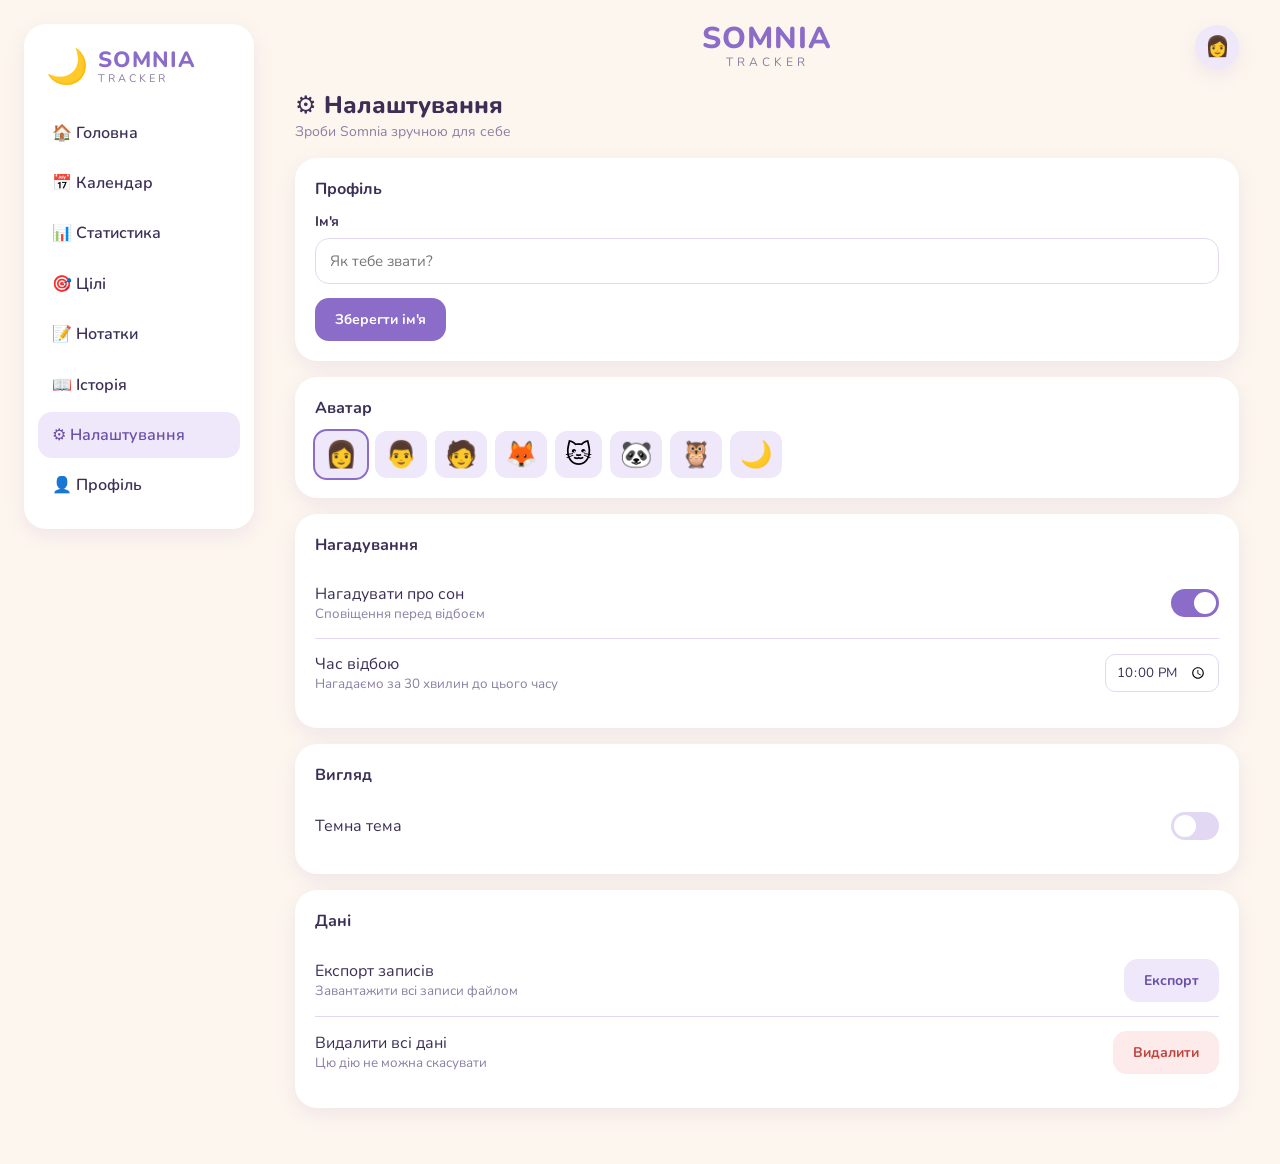
<file: frontend/pages/settings.html>
<!doctype html>
<html lang="uk">
  <head>
    <meta charset="UTF-8" />
    <meta name="viewport" content="width=device-width, initial-scale=1.0" />
    <title>Somnia — ⚙️ Налаштування</title>
    <script>
      document.documentElement.dataset.theme =
        localStorage.getItem("theme") || "light";
    </script>
    <link
      href="https://fonts.googleapis.com/css2?family=Nunito:wght@400;600;700;800&display=swap"
      rel="stylesheet"
    />
    <link rel="stylesheet" href="../css/style.css" />
    <link rel="stylesheet" href="../css/pages.css" />
    <link rel="stylesheet" href="../css/forms.css" />
  </head>
  <body>
    <div class="app">
      <aside class="sidebar" id="sidebar">
        <div class="sidebar-header">
          <span class="sidebar-moon">🌙</span>
          <div>
            <h2>SOMNIA</h2>
            <p>TRACKER</p>
          </div>
        </div>
        <nav>
          <a href="../index.html">🏠 Головна</a>
          <a href="./calendar.html">📅 Календар</a>
          <a href="./analytics.html">📊 Статистика</a>
          <a href="./goals.html">🎯 Цілі</a>
          <a href="./dreams.html">📝 Нотатки</a>
          <a href="./history.html">📖 Історія</a>
          <a href="./settings.html" class="active">⚙️ Налаштування</a>
          <a href="./profile.html">👤 Профіль</a>
        </nav>
      </aside>
      <div class="overlay" id="overlay"></div>
      <div class="page">
        <header class="header">
          <button class="menu-button" aria-label="Меню">✨</button>
          <div class="logo">
            <h1>SOMNIA</h1>
            <p>TRACKER</p>
          </div>
          <a
            href="./profile.html"
            class="profile-button"
            style="display: flex; align-items: center; justify-content: center"
            >👩</a
          >
        </header>
        <main>
          <div class="page-title">
            <h2>⚙️ Налаштування</h2>
            <p>Зроби Somnia зручною для себе</p>
          </div>

          <div class="card">
            <h3>Профіль</h3>
            <div class="field">
              <label for="nameInput">Ім'я</label>
              <input
                type="text"
                id="nameInput"
                maxlength="30"
                placeholder="Як тебе звати?"
              />
            </div>
            <button type="button" class="btn" id="saveName">
              Зберегти ім'я
            </button>
          </div>
          <div class="card">
              <h3>Аватар</h3>
              <div
                class="moods"
                id="avatarPicker"
                style="flex-wrap: wrap"
              ></div>
          </div>
          <div class="card">
            <h3>Нагадування</h3>
            <div class="row">
              <div>
                Нагадувати про сон<small>Сповіщення перед відбоєм</small>
              </div>
              <label class="switch"
                ><input
                  type="checkbox"
                  id="reminderToggle"
                  checked /><span></span
              ></label>
            </div>
            <div class="row">
              <div>Час відбою<small>Нагадаємо за 30 хвилин до цього часу</small></div>
              <input type="time" id="reminderTime" value="22:00" />
            </div>
          </div>
          <div class="card">
            <h3>Вигляд</h3>
            <div class="row">
              <div>Темна тема</div>
              <label class="switch"
                ><input type="checkbox" id="darkToggle" /><span></span
              ></label>
            </div>
          </div>
          <div class="card">
            <h3>Дані</h3>
            <div class="row">
              <div>
                Експорт записів<small>Завантажити всі записи файлом</small>
              </div>
              <button type="button" class="btn soft" id="exportBtn">
                Експорт
              </button>
            </div>
            <div class="row">
              <div>
                Видалити всі дані<small>Цю дію не можна скасувати</small>
              </div>
              <button type="button" class="btn danger" id="deleteAllBtn">
                Видалити
              </button>
            </div>
          </div>
        </main>
      </div>
    </div>
    <nav class="bottom-nav">
      <a href="../index.html"><span>🏠</span>Головна</a>
      <a href="./calendar.html"><span>📅</span>Календар</a>
      <button type="button" class="plus">➕</button>
      <a href="./analytics.html"><span>📊</span>Статистика</a>
      <a href="./settings.html" class="active"><span>⚙️</span>Налаштування</a>
    </nav>

    <script src="../js/common.js"></script>
    <script src="../js/settings.js"></script>
  </body>
</html>
</file>
<file: frontend/css/style.css>
:root {
  --bg: #fdf6ee;
  --card: #ffffff;
  --purple: #8b6cc9;
  --purple-dark: #6a4fa8;
  --purple-soft: #efe7fa;
  --purple-line: #e3d8f3;
  --text: #3b2f55;
  --muted: #8a7fa3;
  --green-bg: #e3f6e6;
  --green: #2f8a45;
  --star: #f6b93b;
  --radius: 22px;
  --shadow: 0 6px 20px rgba(139, 108, 201, 0.12);
  --input-bg: #ffffff;
  --danger-bg: #fdeaea;
  --low-bar: #d9cdee;
  --error-bg: #fff7f7;
}

[data-theme="dark"] {
  color-scheme: dark;
  --bg: #1b1626;
  --card: #261f36;
  --purple: #9a7fe0;
  --purple-dark: #c9b6f5;
  --purple-soft: #352b4d;
  --purple-line: #413660;
  --text: #ece6f7;
  --muted: #a79bc2;
  --green-bg: #1f3a2a;
  --green: #6fd58a;
  --input-bg: #1f1930;
  --danger-bg: #3d2226;
  --low-bar: #4a3d6b;
  --shadow: 0 6px 20px rgba(0, 0, 0, 0.35);
  --error-bg: #3d2226;
}

* {
  box-sizing: border-box;
  margin: 0;
  padding: 0;
}

body {
  font-family: "Nunito", system-ui, sans-serif;
  background: var(--bg);
  color: var(--text);
  line-height: 1.4;
}

a {
  color: inherit;
  text-decoration: none;
}
button {
  font-family: inherit;
  cursor: pointer;
  border: none;
}

/* ---------- Каркас ---------- */
.app {
  display: flex;
  min-height: 100vh;
}
.page {
  flex: 1;
  max-width: 1000px;
  margin: 0 auto;
  padding: 24px 28px 40px;
}

/* ---------- Бокове меню ---------- */
.sidebar {
  width: 230px;
  flex-shrink: 0;
  background: var(--card);
  margin: 24px 0 24px 24px;
  padding: 20px 14px;
  border-radius: var(--radius);
  box-shadow: var(--shadow);
  align-self: flex-start;
  position: sticky;
  top: 24px;
}
.sidebar-header {
  display: flex;
  align-items: center;
  gap: 10px;
  padding: 0 8px 18px;
}
.sidebar-moon {
  font-size: 34px;
}
.sidebar-header h2 {
  color: var(--purple);
  font-size: 22px;
  font-weight: 800;
  letter-spacing: 1px;
  line-height: 1;
}
.sidebar-header p {
  color: var(--muted);
  font-size: 11px;
  letter-spacing: 3px;
}
.sidebar nav {
  display: flex;
  flex-direction: column;
  gap: 4px;
}
.sidebar nav a {
  padding: 12px 14px;
  border-radius: 14px;
  font-weight: 600;
  color: var(--text);
}
.sidebar nav a:hover {
  background: var(--purple-soft);
}
.sidebar nav a.active {
  background: var(--purple-soft);
  color: var(--purple-dark);
}

.overlay {
  display: none;
}

/* ---------- Верхня панель ---------- */
.header {
  display: flex;
  align-items: center;
  justify-content: space-between;
  margin-bottom: 18px;
}
.menu-button,
.profile-button {
  width: 44px;
  height: 44px;
  border-radius: 50%;
  background: var(--purple);
  color: #fff;
  font-size: 20px;
  box-shadow: var(--shadow);
}
.profile-button {
  background: var(--purple-soft);
}
.logo {
  text-align: center;
}
.logo h1 {
  color: var(--purple);
  font-size: 30px;
  font-weight: 800;
  letter-spacing: 1px;
  line-height: 1;
}
.logo p {
  color: var(--muted);
  font-size: 12px;
  letter-spacing: 4px;
}
.menu-button {
  visibility: hidden;
}

/* ---------- Привітання ---------- */
.welcome-section {
  display: flex;
  align-items: center;
  justify-content: space-between;
  margin-bottom: 16px;
  gap: 10px;
}
.welcome-section h2 {
  font-size: 22px;
  font-weight: 700;
}
.date-chip {
  background: var(--purple-soft);
  padding: 9px 16px;
  border-radius: 14px;
  font-size: 14px;
  font-weight: 600;
  white-space: nowrap;
}

/* ---------- Картка сну ---------- */
.sleep-card {
  background: var(--card);
  border-radius: var(--radius);
  box-shadow: var(--shadow);
  padding: 20px;
  display: grid;
  grid-template-columns: 150px 1fr 150px;
  grid-template-areas:
    "img info side"
    "btn btn btn"
    "timer timer timer";
  gap: 16px 20px;
  align-items: center;
}
.sleep-image {
  grid-area: img;
  height: 150px;
  background: linear-gradient(160deg, #a58be0, #7a5cc0);
  border-radius: 40% 50% 45% 55%;
  display: flex;
  align-items: center;
  justify-content: center;
  font-size: 80px;
}
.sleep-info {
  grid-area: info;
}
.sleep-info .label {
  color: var(--muted);
  font-size: 14px;
}
.sleep-info h1 {
  font-size: 34px;
  font-weight: 800;
  margin: 4px 0 8px;
}
.rating {
  font-size: 22px;
  letter-spacing: 2px;
}
.sleep-info .mood {
  color: var(--purple-dark);
  font-weight: 600;
  margin-top: 6px;
}

.sleep-side {
  grid-area: side;
  background: var(--purple-soft);
  border-radius: 18px;
  height: 150px;
  display: flex;
  flex-direction: column;
  align-items: center;
  justify-content: center;
  gap: 8px;
  color: var(--text);
  font-weight: 600;
  font-size: 14px;
}
.sleep-side .cloud {
  font-size: 38px;
}

.sleep-button {
  grid-area: btn;
  background: linear-gradient(90deg, #a58be0, #7a5cc0);
  color: #fff;
  border-radius: 18px;
  padding: 16px;
  font-size: 22px;
  font-weight: 700;
  display: flex;
  align-items: center;
  justify-content: center;
  gap: 12px;
  box-shadow: 0 8px 18px rgba(122, 92, 192, 0.35);
}
.sleep-button:hover {
  filter: brightness(1.06);
}
.sleep-timer {
  grid-area: timer;
  text-align: center;
  color: var(--muted);
  font-weight: 600;
}

.quote {
  background: var(--purple-soft);
  border-radius: 16px;
  padding: 14px 18px;
  margin: 16px 0;
  color: var(--purple-dark);
  font-weight: 600;
  font-size: 15px;
}

/* ---------- Статистика ---------- */
.stats-section {
  background: var(--card);
  border-radius: var(--radius);
  box-shadow: var(--shadow);
  display: grid;
  grid-template-columns: repeat(4, 1fr);
  padding: 18px 8px;
}
.stat-card {
  text-align: center;
  padding: 0 10px;
  border-right: 1px solid var(--purple-line);
}
.stat-card:last-child {
  border-right: none;
}
.stat-card .icon {
  font-size: 26px;
}
.stat-card p {
  color: var(--muted);
  font-size: 13px;
  margin: 4px 0;
}
.stat-card h2 {
  font-size: 20px;
  font-weight: 800;
}
.stat-card small {
  color: var(--purple);
  font-size: 12px;
}

/* ---------- Нижні картки ---------- */
.bottom-section {
  display: grid;
  grid-template-columns: 1fr 1fr;
  gap: 16px;
  margin-top: 16px;
}
.record-card,
.goal-card {
  background: var(--card);
  border-radius: var(--radius);
  box-shadow: var(--shadow);
  padding: 20px;
  display: flex;
  flex-direction: column;
  gap: 8px;
}
.record-card h2,
.goal-card h2 {
  font-size: 16px;
  font-weight: 700;
  display: flex;
  justify-content: space-between;
}
.arrow {
  color: var(--purple);
}
.record-date {
  color: var(--muted);
  font-size: 14px;
}
.record-time {
  font-size: 22px;
  font-weight: 800;
}
.chips {
  display: flex;
  gap: 8px;
  flex-wrap: wrap;
}
.chip {
  background: var(--purple-soft);
  padding: 8px 12px;
  border-radius: 12px;
  font-size: 13px;
  font-weight: 600;
}

.record-button {
  display: block;
  text-align: center;
  background: var(--purple-soft);
  color: var(--purple-dark);
  padding: 12px;
  border-radius: 14px;
  font-weight: 700;
  font-size: 14px;
  margin-top: auto;
}
.record-button:hover {
  background: var(--purple-line);
}

.goal-body {
  display: flex;
  align-items: center;
  gap: 18px;
}
.goal-circle {
  width: 110px;
  height: 110px;
  flex-shrink: 0;
  border-radius: 50%;
  background:
    radial-gradient(closest-side, var(--card) 78%, transparent 80%),
    conic-gradient(
      var(--purple) calc(var(--progress, 100) * 1%),
      var(--purple-line) 0
    );
  display: flex;
  align-items: center;
  justify-content: center;
  font-size: 22px;
  font-weight: 800;
}
.goal-text {
  display: flex;
  flex-direction: column;
  gap: 6px;
  font-size: 14px;
  color: var(--muted);
}
.goal-text strong {
  color: var(--text);
  font-size: 16px;
}
.badge {
  background: var(--green-bg);
  color: var(--green);
  padding: 6px 10px;
  border-radius: 10px;
  font-weight: 700;
  font-size: 13px;
  width: fit-content;
}

/* ---------- Нижня навігація ---------- */
.bottom-nav {
  display: none;
}

/* ---------- Модальні вікна ---------- */
.modal {
  display: none;
  position: fixed;
  inset: 0;
  background: rgba(59, 47, 85, 0.45);
  align-items: center;
  justify-content: center;
  padding: 16px;
  z-index: 100;
}
.modal.active,
.modal.show,
.modal.open {
  display: flex;
}
.modal-content {
  background: var(--card);
  border-radius: var(--radius);
  padding: 24px;
  width: 100%;
  max-width: 420px;
  max-height: 90vh;
  overflow-y: auto;
  display: flex;
  flex-direction: column;
  gap: 10px;
}
.modal-content label {
  font-weight: 600;
  font-size: 14px;
}
.modal-content input,
.modal-content textarea {
  width: 100%;
  padding: 10px 12px;
  border: 1.5px solid var(--purple-line);
  border-radius: 12px;
  font-family: inherit;
  font-size: 15px;
  color: var(--text);
  background: var(--input-bg);
}
.modal-content input:focus,
.modal-content textarea:focus {
  outline: 2px solid var(--purple);
}
.stars span {
  font-size: 28px;
  cursor: pointer;
  opacity: 0.35;
}
.stars span.active,
.stars span.selected {
  opacity: 1;
}
.moods {
  display: flex;
  gap: 8px;
}
.moods button {
  font-size: 26px;
  background: var(--purple-soft);
  border-radius: 12px;
  padding: 6px 10px;
}
.moods button.active,
.moods button.selected {
  outline: 2px solid var(--purple);
}
.save-sleep {
  background: var(--purple);
  color: #fff;
  padding: 12px;
  border-radius: 14px;
  font-weight: 700;
  font-size: 16px;
}
.close-modal {
  background: var(--purple-soft);
  color: var(--purple-dark);
  padding: 12px;
  border-radius: 14px;
  font-weight: 700;
}

/* ---------- Планшет ---------- */
@media (max-width: 900px) {
  .stats-section {
    grid-template-columns: repeat(2, 1fr);
    row-gap: 16px;
  }
  .stat-card:nth-child(2) {
    border-right: none;
  }
}

/* ---------- Телефон ---------- */
@media (max-width: 700px) {
  .page {
    padding: 16px 14px 110px;
  }

  .menu-button {
    visibility: visible;
  }

  .sidebar {
    position: fixed;
    top: 0;
    left: 0;
    bottom: 0;
    margin: 0;
    border-radius: 0 var(--radius) var(--radius) 0;
    z-index: 60;
    transform: translateX(-105%);
    transition: transform 0.25s ease;
  }
  .sidebar.active,
  .sidebar.open,
  .sidebar.show {
    transform: translateX(0);
  }
  .overlay.active,
  .overlay.open,
  .overlay.show {
    display: block;
    position: fixed;
    inset: 0;
    background: rgba(59, 47, 85, 0.4);
    z-index: 50;
  }

  .welcome-section h2 {
    font-size: 18px;
  }
  .date-chip {
    font-size: 12px;
    padding: 8px 10px;
  }

  .sleep-card {
    grid-template-columns: 120px 1fr;
    grid-template-areas:
      "img info"
      "side side"
      "btn btn"
      "timer timer";
    padding: 16px;
  }
  .sleep-image {
    height: 120px;
    font-size: 60px;
  }
  .sleep-info h1 {
    font-size: 26px;
  }
  .sleep-side {
    height: auto;
    flex-direction: row;
    padding: 12px;
  }
  .sleep-side .cloud {
    font-size: 24px;
  }

  .stats-section {
    padding: 14px 4px;
  }
  .stat-card {
    padding: 0 6px;
  }
  .stat-card h2 {
    font-size: 16px;
  }

  .bottom-section {
    grid-template-columns: 1fr;
  }

  .bottom-nav {
    display: flex;
    align-items: flex-end;
    justify-content: space-around;
    position: fixed;
    left: 12px;
    right: 12px;
    bottom: 12px;
    background: var(--card);
    border-radius: 26px;
    box-shadow: 0 6px 24px rgba(139, 108, 201, 0.25);
    padding: 8px 6px;
    z-index: 40;
  }
  .bottom-nav a {
    display: flex;
    flex-direction: column;
    align-items: center;
    font-size: 11px;
    color: var(--muted);
    font-weight: 600;
    padding: 6px 10px;
    border-radius: 16px;
  }
  .bottom-nav a span {
    font-size: 20px;
  }
  .bottom-nav a.active {
    background: var(--purple-soft);
    color: var(--purple-dark);
  }
  .bottom-nav .plus {
    width: 54px;
    height: 54px;
    border-radius: 50%;
    background: var(--purple);
    color: #fff;
    font-size: 22px;
    margin-top: -22px;
    box-shadow: 0 6px 16px rgba(122, 92, 192, 0.45);
  }
}
</file>
<file: frontend/css/pages.css>
/* Підключається ПІСЛЯ style.css на всіх сторінках, крім головної */

.page-title {
  margin-bottom: 16px;
}
.page-title h2 {
  font-size: 24px;
  font-weight: 800;
}
.page-title p {
  color: var(--muted);
  font-size: 14px;
}

.card {
  background: var(--card);
  border-radius: var(--radius);
  box-shadow: var(--shadow);
  padding: 20px;
  margin-bottom: 16px;
}
.card h3 {
  font-size: 16px;
  font-weight: 700;
  margin-bottom: 12px;
}
.grid-2 {
  display: grid;
  grid-template-columns: 1fr 1fr;
  gap: 16px;
}
.grid-3 {
  display: grid;
  grid-template-columns: repeat(3, 1fr);
  gap: 16px;
}
.muted {
  color: var(--muted);
  font-size: 14px;
}
.btn {
  display: inline-block;
  background: var(--purple);
  color: #fff;
  padding: 12px 20px;
  border-radius: 14px;
  font-weight: 700;
  font-size: 14px;
}
.btn.soft {
  background: var(--purple-soft);
  color: var(--purple-dark);
}
.big-num {
  font-size: 30px;
  font-weight: 800;
  color: var(--purple-dark);
}

/* Календар */
.cal-head {
  display: flex;
  align-items: center;
  justify-content: space-between;
  margin-bottom: 14px;
}
.cal-head h3 {
  margin: 0;
}
.cal-head button {
  width: 38px;
  height: 38px;
  border-radius: 50%;
  background: var(--purple-soft);
  color: var(--purple-dark);
  font-size: 20px;
}
.cal-grid {
  display: grid;
  grid-template-columns: repeat(7, 1fr);
  gap: 6px;
  text-align: center;
}
.cal-grid .wd {
  color: var(--muted);
  font-size: 13px;
  font-weight: 700;
  padding: 4px 0;
}
.day {
  aspect-ratio: 1;
  border-radius: 14px;
  background: var(--bg);
  display: flex;
  flex-direction: column;
  align-items: center;
  justify-content: center;
  font-weight: 700;
  font-size: 14px;
  gap: 2px;
}
.day.empty {
  background: none;
}
.day.today {
  outline: 2px solid var(--purple);
}
.day.selected {
  background: var(--purple);
  color: #fff;
}
.day i {
  width: 7px;
  height: 7px;
  border-radius: 50%;
  background: var(--purple-line);
}
.day i.good {
  background: #4caf6a;
}
.day i.mid {
  background: var(--star);
}
.day i.bad {
  background: #e5736f;
}
.legend {
  display: flex;
  gap: 16px;
  margin-top: 14px;
  font-size: 13px;
  color: var(--muted);
  flex-wrap: wrap;
}
.legend i {
  display: inline-block;
  width: 9px;
  height: 9px;
  border-radius: 50%;
  margin-right: 5px;
}

/* Аналітика */
.bars {
  display: flex;
  align-items: flex-end;
  justify-content: space-between;
  gap: 10px;
  height: 180px;
}
.bar {
  flex: 1;
  display: flex;
  flex-direction: column;
  align-items: center;
  justify-content: flex-end;
  height: 100%;
  font-size: 12px;
  color: var(--muted);
  gap: 6px;
}
.bar div {
  width: 100%;
  max-width: 40px;
  border-radius: 10px 10px 4px 4px;
  background: linear-gradient(180deg, #a58be0, #7a5cc0);
}
.bar div.low {
  background: var(--low-bar);
}
.goal-line {
  border-top: 2px dashed var(--purple-line);
  margin: 8px 0 0;
  font-size: 12px;
  color: var(--muted);
}
.dist {
  display: flex;
  align-items: center;
  gap: 10px;
  margin-bottom: 8px;
  font-size: 14px;
}
.dist span:first-child {
  width: 100px;
  flex-shrink: 0;
  white-space: nowrap;
  letter-spacing: 1px;
}
.dist span:last-child {
  width: 28px;
  flex-shrink: 0;
  text-align: right;
  font-weight: 700;
}
.dist .track {
  flex: 1;
  height: 10px;
  border-radius: 6px;
  background: var(--purple-soft);
  overflow: hidden;
}
.dist .track b {
  display: block;
  height: 100%;
  background: var(--purple);
  border-radius: 6px;
}

/* Цілі */
.goal-big {
  text-align: center;
}
.goal-big .goal-circle {
  width: 170px;
  height: 170px;
  margin: 0 auto 12px;
  font-size: 32px;
}
.stepper {
  display: flex;
  align-items: center;
  justify-content: center;
  gap: 18px;
  margin: 14px 0;
}
.stepper button {
  width: 44px;
  height: 44px;
  border-radius: 50%;
  background: var(--purple-soft);
  color: var(--purple-dark);
  font-size: 22px;
  font-weight: 800;
}
.stepper strong {
  font-size: 24px;
  min-width: 90px;
}
.week-dots {
  display: flex;
  justify-content: space-between;
  text-align: center;
  font-size: 12px;
  color: var(--muted);
}
.week-dots div span {
  display: flex;
  align-items: center;
  justify-content: center;
  width: 36px;
  height: 36px;
  border-radius: 50%;
  background: var(--purple-soft);
  margin-bottom: 4px;
  font-size: 16px;
}
.week-dots .ok span {
  background: var(--green-bg);
}

/* Нотатки / історія: списки */
.list {
  display: flex;
  flex-direction: column;
  gap: 12px;
}
.item {
  background: var(--card);
  border-radius: var(--radius);
  box-shadow: var(--shadow);
  padding: 16px 18px;
  display: flex;
  align-items: center;
  gap: 14px;
}
.item .ico {
  width: 48px;
  height: 48px;
  border-radius: 14px;
  background: var(--purple-soft);
  display: flex;
  align-items: center;
  justify-content: center;
  font-size: 24px;
  flex-shrink: 0;
}
.item .body {
  flex: 1;
  min-width: 0;
}
.item .body b {
  display: block;
}
.item .body p {
  color: var(--muted);
  font-size: 14px;
}
.item .side {
  text-align: right;
  font-size: 14px;
}
.item .edit {
  background: var(--purple-soft);
  color: var(--purple-dark);
  border-radius: 12px;
  padding: 8px 12px;
  font-weight: 700;
  font-size: 13px;
}
.search {
  width: 100%;
  padding: 12px 16px;
  border-radius: 14px;
  border: 1.5px solid var(--purple-line);
  font-family: inherit;
  font-size: 15px;
  color: var(--text);
  margin-bottom: 16px;
  background: var(--card);
}
.search:focus {
  outline: 2px solid var(--purple);
}

/* Налаштування */
.row {
  display: flex;
  align-items: center;
  justify-content: space-between;
  gap: 12px;
  padding: 14px 0;
  border-bottom: 1px solid var(--purple-line);
}
.row:last-child {
  border-bottom: none;
}
.row small {
  display: block;
  color: var(--muted);
}
.row input[type="time"],
.row select {
  padding: 8px 10px;
  border: 1.5px solid var(--purple-line);
  border-radius: 10px;
  font-family: inherit;
  color: var(--text);
  background: var(--input-bg);
}
.switch {
  position: relative;
  width: 48px;
  height: 28px;
  flex-shrink: 0;
}
.switch input {
  opacity: 0;
  width: 0;
  height: 0;
}
.switch span {
  position: absolute;
  inset: 0;
  background: var(--purple-line);
  border-radius: 20px;
  transition: 0.2s;
  cursor: pointer;
}
.switch span::before {
  content: "";
  position: absolute;
  width: 22px;
  height: 22px;
  left: 3px;
  top: 3px;
  background: #fff;
  border-radius: 50%;
  transition: 0.2s;
}
.switch input:checked + span {
  background: var(--purple);
}
.switch input:checked + span::before {
  transform: translateX(20px);
}
.danger {
  background: var(--danger-bg);
  color: #c0453f;
}

/* Профіль */
.profile-top {
  text-align: center;
}
.avatar {
  width: 96px;
  height: 96px;
  border-radius: 50%;
  background: var(--purple-soft);
  display: flex;
  align-items: center;
  justify-content: center;
  font-size: 52px;
  margin: 0 auto 10px;
  border: 3px solid var(--purple);
}
.badges {
  display: grid;
  grid-template-columns: repeat(3, 1fr);
  gap: 12px;
  text-align: center;
}
.badge-item {
  background: var(--bg);
  border-radius: 16px;
  padding: 14px 8px;
  font-size: 13px;
  font-weight: 600;
}
.badge-item span {
  display: block;
  font-size: 30px;
}
.badge-item.locked {
  opacity: 0.4;
}

@media (max-width: 700px) {
  .grid-2,
  .grid-3 {
    grid-template-columns: 1fr;
  }
  .grid-3.keep {
    grid-template-columns: repeat(3, 1fr);
  }
  .page-title h2 {
    font-size: 20px;
  }
  .badges {
    grid-template-columns: repeat(2, 1fr);
  }
  .item {
    padding: 12px;
  }
}

@media (max-width: 420px) {
  .dist span:first-child {
    width: 90px;
    font-size: 12px;
  }
}

.item .side {
  display: flex;
  flex-direction: column;
  align-items: flex-end;
  gap: 6px;
}
.item .edit.danger {
  background: var(--danger-bg);
  color: #c0453f;
}
</file>
<file: frontend/css/forms.css>
/* Форми, помилки, повідомлення. Підключається після style.css (і pages.css) */

/* Сторінки входу / реєстрації */
.auth-page {
  min-height: 100vh;
  display: flex;
  flex-direction: column;
  align-items: center;
  justify-content: center;
  padding: 24px 16px;
}
.auth-logo {
  text-align: center;
  margin-bottom: 18px;
}
.auth-logo .moon {
  font-size: 54px;
  display: block;
}
.auth-logo h1 {
  color: var(--purple);
  font-size: 32px;
  font-weight: 800;
  letter-spacing: 1px;
  line-height: 1;
}
.auth-logo p {
  color: var(--muted);
  font-size: 12px;
  letter-spacing: 4px;
}
.auth-card {
  width: 100%;
  max-width: 400px;
  background: var(--card);
  border-radius: var(--radius);
  box-shadow: var(--shadow);
  padding: 28px 24px;
}
.auth-card h2 {
  font-size: 22px;
  font-weight: 800;
  margin-bottom: 4px;
}
.auth-card > p {
  color: var(--muted);
  font-size: 14px;
  margin-bottom: 18px;
}
.auth-switch {
  text-align: center;
  margin-top: 16px;
  font-size: 14px;
  color: var(--muted);
}
.auth-switch a,
.link {
  color: var(--purple-dark);
  font-weight: 700;
}
.auth-switch a:hover,
.link:hover {
  text-decoration: underline;
}

/* Поля */
.field {
  margin-bottom: 14px;
  position: relative;
}
.field label {
  display: block;
  font-weight: 700;
  font-size: 14px;
  margin-bottom: 6px;
}
.field input,
.field textarea,
.field select {
  width: 100%;
  padding: 12px 14px;
  border: 1.5px solid var(--purple-line);
  border-radius: 14px;
  font-family: inherit;
  font-size: 15px;
  color: var(--text);
  background: var(--input-bg);
}
.field textarea {
  resize: vertical;
  min-height: 110px;
}
.field input:focus,
.field textarea:focus,
.field select:focus {
  outline: 2px solid var(--purple);
  border-color: var(--purple);
}
.field .eye {
  position: absolute;
  right: 8px;
  bottom: 6px;
  background: none;
  font-size: 18px;
  padding: 6px;
}
.field .hint {
  color: var(--muted);
  font-size: 12px;
  margin-top: 4px;
}

/* Стан помилки: JS додає клас .error до .field і прибирає атрибут hidden з .error-text */
.field.error input,
.field.error textarea {
  border-color: #e5736f;
  background: var(--error-bg);
}
.error-text {
  color: #c0453f;
  font-size: 13px;
  font-weight: 600;
  margin-top: 4px;
}
.error-text[hidden] {
  display: none;
}
.form-error {
  background: var(--danger-bg);
  color: #c0453f;
  border-radius: 12px;
  padding: 10px 14px;
  font-size: 14px;
  font-weight: 600;
  margin-bottom: 14px;
}
.form-error[hidden] {
  display: none;
}

/* Кнопка відправки */
.submit {
  width: 100%;
  background: linear-gradient(90deg, #a58be0, #7a5cc0);
  color: #fff;
  padding: 14px;
  border-radius: 14px;
  font-size: 16px;
  font-weight: 700;
  box-shadow: 0 8px 18px rgba(122, 92, 192, 0.3);
}
.submit:hover {
  filter: brightness(1.06);
}
.submit:disabled {
  opacity: 0.6;
  cursor: wait;
}
.form-actions {
  display: flex;
  gap: 10px;
}
.form-actions .submit {
  flex: 2;
}
.form-actions .cancel {
  flex: 1;
  text-align: center;
  background: var(--purple-soft);
  color: var(--purple-dark);
  border-radius: 14px;
  padding: 14px;
  font-weight: 700;
}

/* Вибір оцінки й самопочуття всередині форми */
.field .stars span {
  font-size: 30px;
}

/* Повідомлення (toast). JS додає клас .show */
.toast {
  position: fixed;
  left: 50%;
  bottom: 100px;
  transform: translate(-50%, 20px);
  background: #6a4fa8;
  color: #fff;
  padding: 12px 20px;
  border-radius: 14px;
  font-weight: 600;
  font-size: 14px;
  opacity: 0;
  pointer-events: none;
  transition: 0.25s;
  z-index: 200;
}
.toast.show {
  opacity: 1;
  transform: translate(-50%, 0);
}
.toast.error {
  background: #c0453f;
}

/* Завантаження */
.spinner {
  width: 28px;
  height: 28px;
  border: 3px solid var(--purple-line);
  border-top-color: var(--purple);
  border-radius: 50%;
  animation: spin 0.8s linear infinite;
  margin: 20px auto;
}
@keyframes spin {
  to {
    transform: rotate(360deg);
  }
}
.loading-text {
  text-align: center;
  color: var(--muted);
}

/* Порожній стан (коли ще немає записів) */
.empty-state {
  text-align: center;
  padding: 36px 16px;
}
.empty-state .big {
  font-size: 60px;
}
.empty-state h3 {
  margin: 8px 0 4px;
}
.empty-state p {
  color: var(--muted);
  font-size: 14px;
  margin-bottom: 16px;
}
</file>
